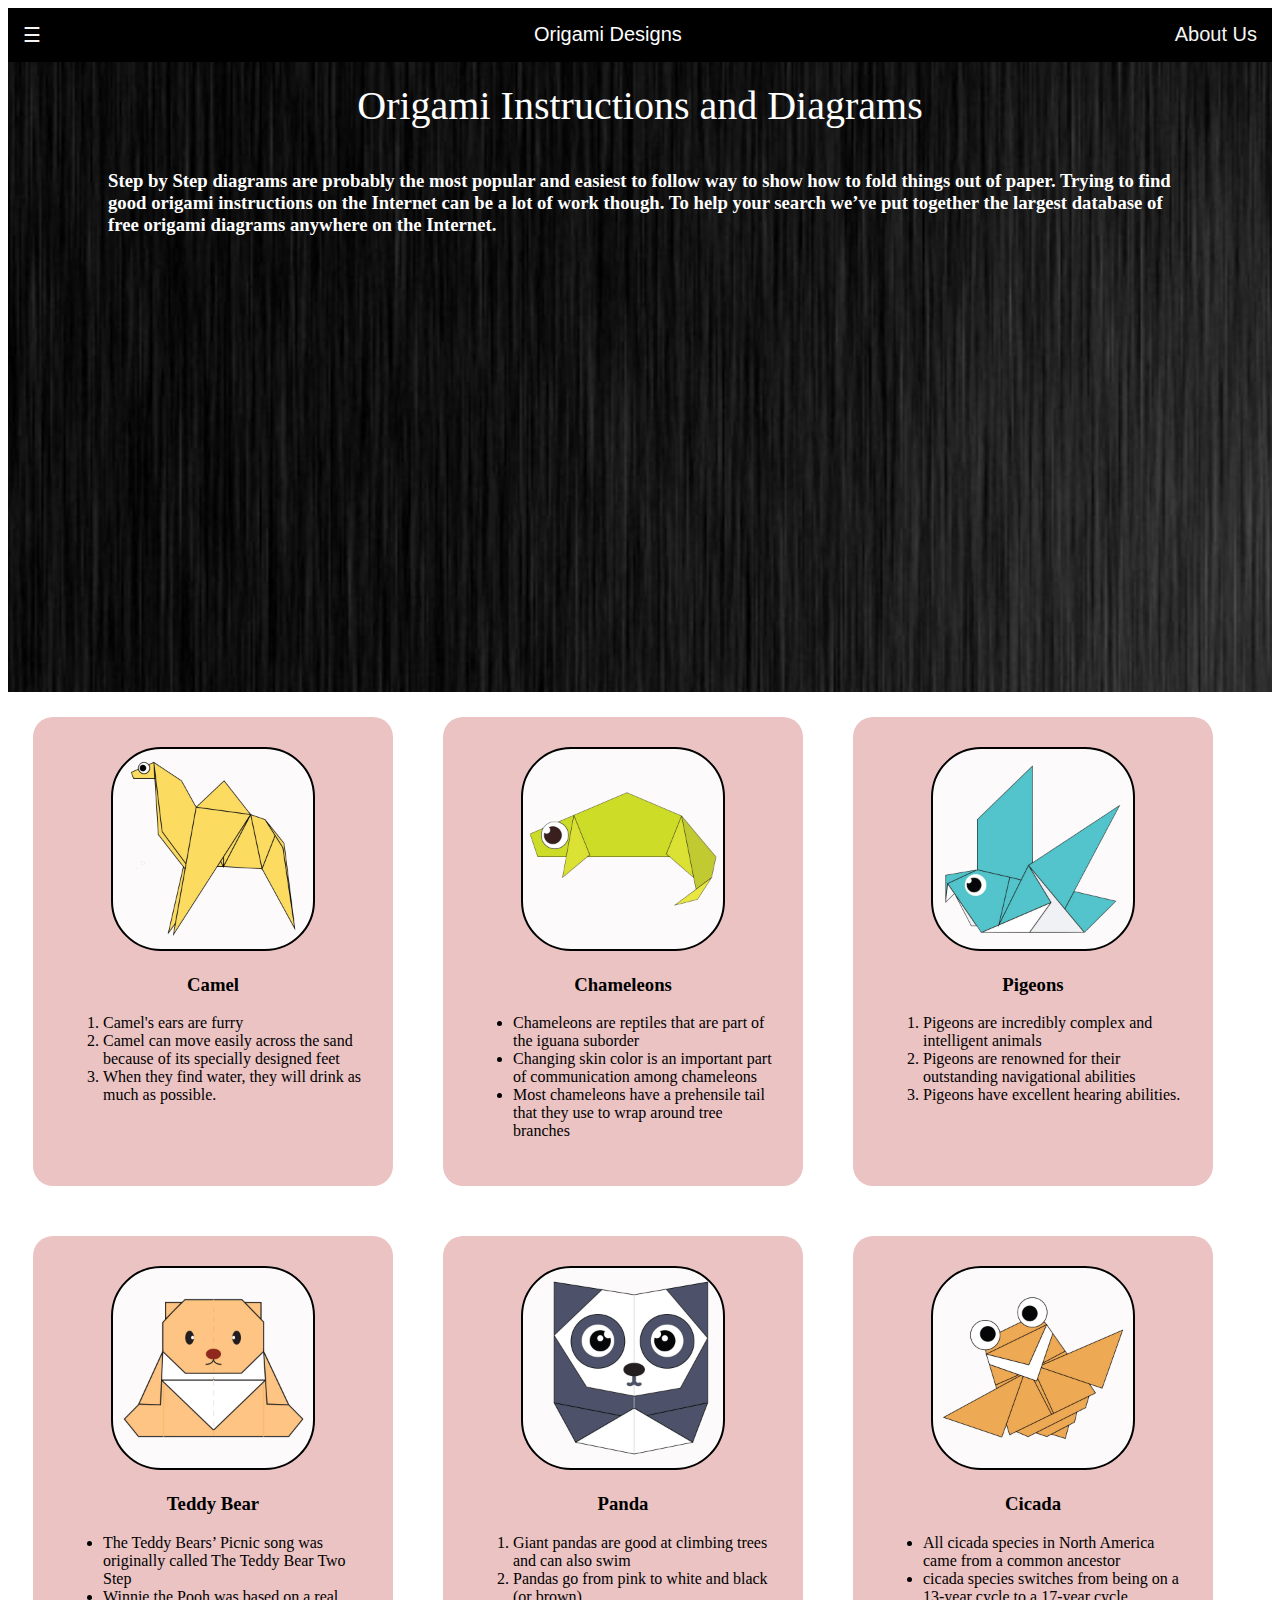
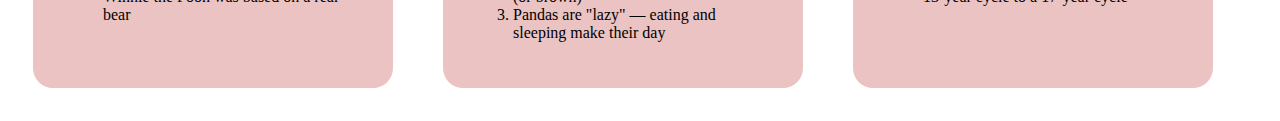
<file: index.html>
<!DOCTYPE html>
<html lang="en">
<head>

    <title>Origami Designs</title>
   
    <link rel="stylesheet" type="text/css" href="style.css">
</head>
<body>
<div class="header">
    <div class="menu">
       
       <div><a href ="#">☰</a></div>
          <div>Origami Designs</div>
          <div class="menubutoon">
            <div><a href ="aboutus.html" target="_blank">About Us</a></div>
          </div>
        </div>
</div>
<div class="bodyimg">

    <div class="bodytitle">
      Origami Instructions and Diagrams  
    </div>
    <div class="titlemessage">
    <h3><br>

    Step by Step diagrams are probably the most popular and easiest to follow way to show how to fold things out of paper. 
    Trying to find good origami instructions on the Internet can be a lot of work though. To help your search we’ve put
    together the largest database of free origami diagrams anywhere on the Internet.
    </h3>
    </div>
</div>
<div class ="grid">
    <div class ="origami">
        <center>
        <a href ="http://origami.me/camel/" target="_blank"><img src="camel.png" width="200px" height="200px"></a>
         
        <h3> Camel </h3>
        </center>
        <p>
            <ol>
                <li>Camel's ears are furry</li>
                <li>Camel can move easily across the sand because of its specially designed feet</li>
                <li>When they find water, they will drink as much as possible.</li>
            </ol>
        </p>
        </div>
    <div class="origami">
        <center>
        <a href="http://origami.me/chameleon/" target="_blank"><img src="chameleon.png" width="200px" height="200px"></a>
        <h3> Chameleons </h3>
        </center>
        <p> 
            <ul>
                <li>Chameleons are reptiles that are part of the iguana suborder</li>
                <li>Changing skin color is an important part of communication among chameleons</li>
                <li>Most chameleons have a prehensile tail that they use to wrap around tree branches</li>
            </ul>
        </p>
        </div>
    <div class="origami">
        <center>
        <a href="http://origami.me/pigeon/" target="_blank"><img src="pigeon.png" width="200px" height="200px"></a>
        <h3> Pigeons </h3>
        </center>
        <p>
        <ol>
            <li>Pigeons are incredibly complex and intelligent animals</li>
            <li>Pigeons are renowned for their outstanding navigational abilities</li>
            <li>Pigeons have excellent hearing abilities.</li>
        </ol>
        </p>
        </div>
    <div class="origami">
        <center>
        <a href="http://origami.me/teddy-bear/" target="_blank"><img src="teddy.png" width="200px" height="200px"></a>
        <h3> Teddy Bear </h3>
        </center>
        <p>
        <ul>
            <li>The Teddy Bears’ Picnic song was originally called The Teddy Bear Two Step</li>
            <li>Winnie the Pooh was based on a real bear</li>
            
        </ul>
        </p>
        </div>

    
    <div class="origami">
        <center>
            <a href="http://origami.me/panda/" target="_blank"><img src="panda.png" width="200px" height="200px"></a>
            <h3> Panda </h3>
        </center>
        <p>
        <ol>
            <li>Giant pandas are good at climbing trees and can also swim</li>
            <li>Pandas go from pink to white and black (or brown)</li>
            <li>Pandas are "lazy" — eating and sleeping make their day</li>
        </ol>
        </p>
    </div>
    
    <div class="origami">
        <center>
            <a href="http://origami.me/flying-cicada/" target="_blank"><img src="cicada.png" width="200px" height="200px"></a>
            <h3> Cicada </h3>
        </center>
        <p>
        <ul>
            <li>All cicada species in North America came from a common ancestor</li>
            <li>cicada species switches from being on a 13-year cycle to a 17-year cycle</li>
        </ul>
        </p>
     </div>
    </div>
    

<!-- </div> -->
</body>
</html>
</file>
<file: style.css>
.menu{
    display: flex;
    justify-content: space-between;
    background-color: black;
    font-size: 20px;
    padding: 15px;
    font-family: 'Gill Sans', 'Gill Sans MT', Calibri, 'Trebuchet MS', sans-serif;
    font-weight: 400;
    color:  white;
    text-align: center;
}
.menu a{
    text-decoration: none


}
.body{
    background-color:whitesmoke;
    text-align: center;
    margin: 0px;
 } 
   
.titlemessage{
    color: white;
    padding-left: 100px;
    padding-right: 100px;
   
    justify-content: center;
}
.bodytitle{
    padding-top: 20px;
    color: white;
    text-align: center;
    font-size: 40px;
}
.bodyimg{
    height:1200;
    width:100%;
    color:black;
    font-size: medium;
    font-family: fantasy;
    text-align: space-around;
    
    background: url(main2.png);
    color: white;
    height: 600px;
    padding-bottom: 30px;
} 
.grid{
    display: flex;
    flex-wrap: wrap;
    font-family: sans-serif;

    
}
.grid img{
    border: 2px solid black;
    border-radius: 50px;
    background-color: rgb(252, 250, 250);

}
.origami {
    
    border-radius: 20px;
    
    background-color: rgb(235, 195, 195);
    padding: 30px;
     margin: 25px;
    width:300px;
    font-family: fantasy;

}
/* .origami:hover{
    transform: scale(1.1);
} */
.origami img:hover{
    transform: scale(1.2);
}
a:link{
    color:whitesmoke;

}

a:visited{
    color: whitesmoke;
}
.menubutoon{

    text-decoration: gold;
}
</file>
